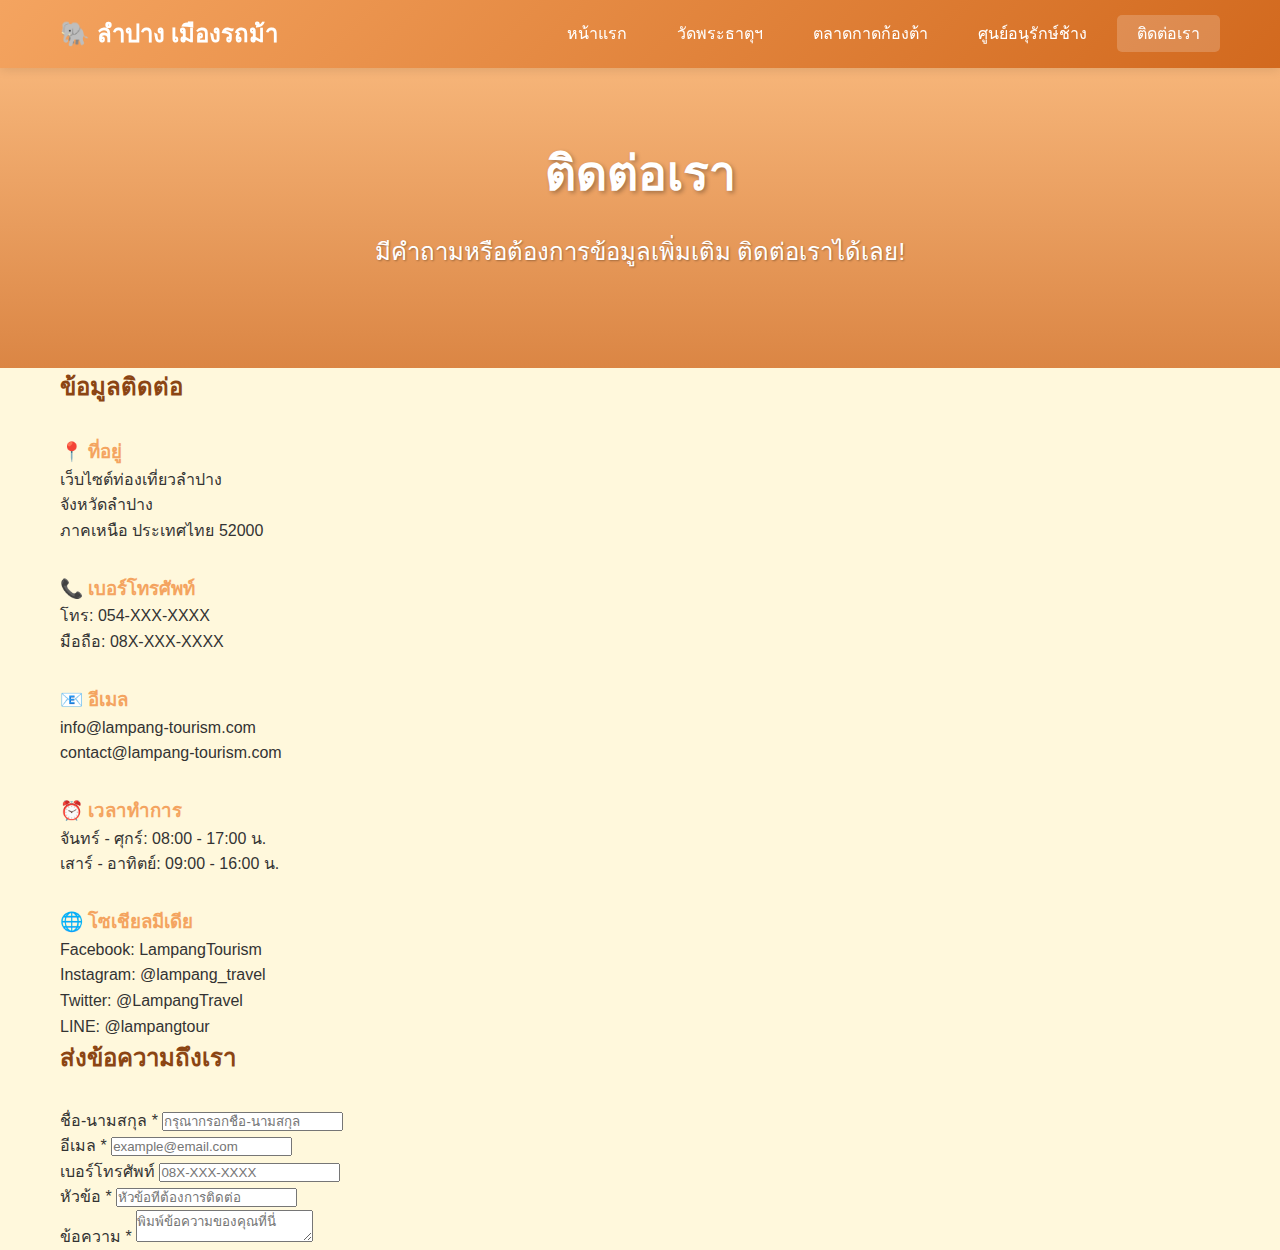
<file: contact.html>
<!DOCTYPE html>
<html lang="th">
<head>
  <meta charset="UTF-8">
  <meta name="viewport" content="width=device-width, initial-scale=1.0">
  <title>ติดต่อเรา - ท่องเที่ยวลำปาง</title>
  <link rel="stylesheet" href="styles.css">
</head>

<body>
  <!-- Header และ Navigation -->
  <header>
    <div class="container">
      <div class="logo">
        <h1>🐘 ลำปาง เมืองรถม้า</h1>
      </div>
      <nav>
        <ul>
          <li><a href="index.html">หน้าแรก</a></li>
          <li><a href="wat-phra-that.html">วัดพระธาตุฯ</a></li>
          <li><a href="kad-kong-ta.html">ตลาดกาดก้องต้า</a></li>
          <li><a href="elephant-center.html">ศูนย์อนุรักษ์ช้าง</a></li>
          <li><a href="contact.html" class="active">ติดต่อเรา</a></li>
        </ul>
      </nav>
    </div>
  </header>

  <!-- Hero Section -->
  <section class="hero" style="height:300px; background-image: linear-gradient(rgba(244,164,96,0.8), rgba(210,105,30,0.8)), url('https://images.unsplash.com/photo-1423666639041-f56000c27a9a?w=1600&h=400&fit=crop');">
    <div class="hero-content">
      <h2>ติดต่อเรา</h2>
      <p>มีคำถามหรือต้องการข้อมูลเพิ่มเติม ติดต่อเราได้เลย!</p>
    </div>
  </section>

  <!-- Contact Section -->
  <section class="contact-section">
    <div class="container">
      <div class="contact-container">

        <!-- ข้อมูลติดต่อ -->
        <div class="contact-info">
          <h2 style="color:#8B4513; margin-bottom:30px;">ข้อมูลติดต่อ</h2>

          <div style="margin-bottom:30px;">
            <h3 style="color:#F4A460;">📍 ที่อยู่</h3>
            <p>
              เว็บไซต์ท่องเที่ยวลำปาง<br>
              จังหวัดลำปาง<br>
              ภาคเหนือ ประเทศไทย 52000
            </p>
          </div>

          <div style="margin-bottom:30px;">
            <h3 style="color:#F4A460;">📞 เบอร์โทรศัพท์</h3>
            <p>
              โทร: 054-XXX-XXXX<br>
              มือถือ: 08X-XXX-XXXX
            </p>
          </div>

          <div style="margin-bottom:30px;">
            <h3 style="color:#F4A460;">📧 อีเมล</h3>
            <p>
              info@lampang-tourism.com<br>
              contact@lampang-tourism.com
            </p>
          </div>

          <div style="margin-bottom:30px;">
            <h3 style="color:#F4A460;">⏰ เวลาทำการ</h3>
            <p>
              จันทร์ - ศุกร์: 08:00 - 17:00 น.<br>
              เสาร์ - อาทิตย์: 09:00 - 16:00 น.
            </p>
          </div>

          <div>
            <h3 style="color:#F4A460;">🌐 โซเชียลมีเดีย</h3>
            <p>
              Facebook: LampangTourism<br>
              Instagram: @lampang_travel<br>
              Twitter: @LampangTravel<br>
              LINE: @lampangtour
            </p>
          </div>
        </div>

        <!-- ฟอร์มติดต่อ -->
        <div class="contact-form">
          <h2 style="color:#8B4513; margin-bottom:30px;">ส่งข้อความถึงเรา</h2>

          <form>
            <div class="form-group">
              <label for="name">ชื่อ-นามสกุล *</label>
              <input type="text" id="name" name="name" required placeholder="กรุณากรอกชื่อ-นามสกุล">
            </div>

            <div class="form-group">
              <label for="email">อีเมล *</label>
              <input type="email" id="email" name="email" required placeholder="example@email.com">
            </div>

            <div class="form-group">
              <label for="phone">เบอร์โทรศัพท์</label>
              <input type="tel" id="phone" name="phone" placeholder="08X-XXX-XXXX">
            </div>

            <div class="form-group">
              <label for="subject">หัวข้อ *</label>
              <input type="text" id="subject" name="subject" required placeholder="หัวข้อที่ต้องการติดต่อ">
            </div>

            <div class="form-group">
              <label for="message">ข้อความ *</label>
              <textarea id="message" name="message" required placeholder="พิมพ์ข้อความของคุณที่นี่"></textarea>
            </div>

            <butto
</file>
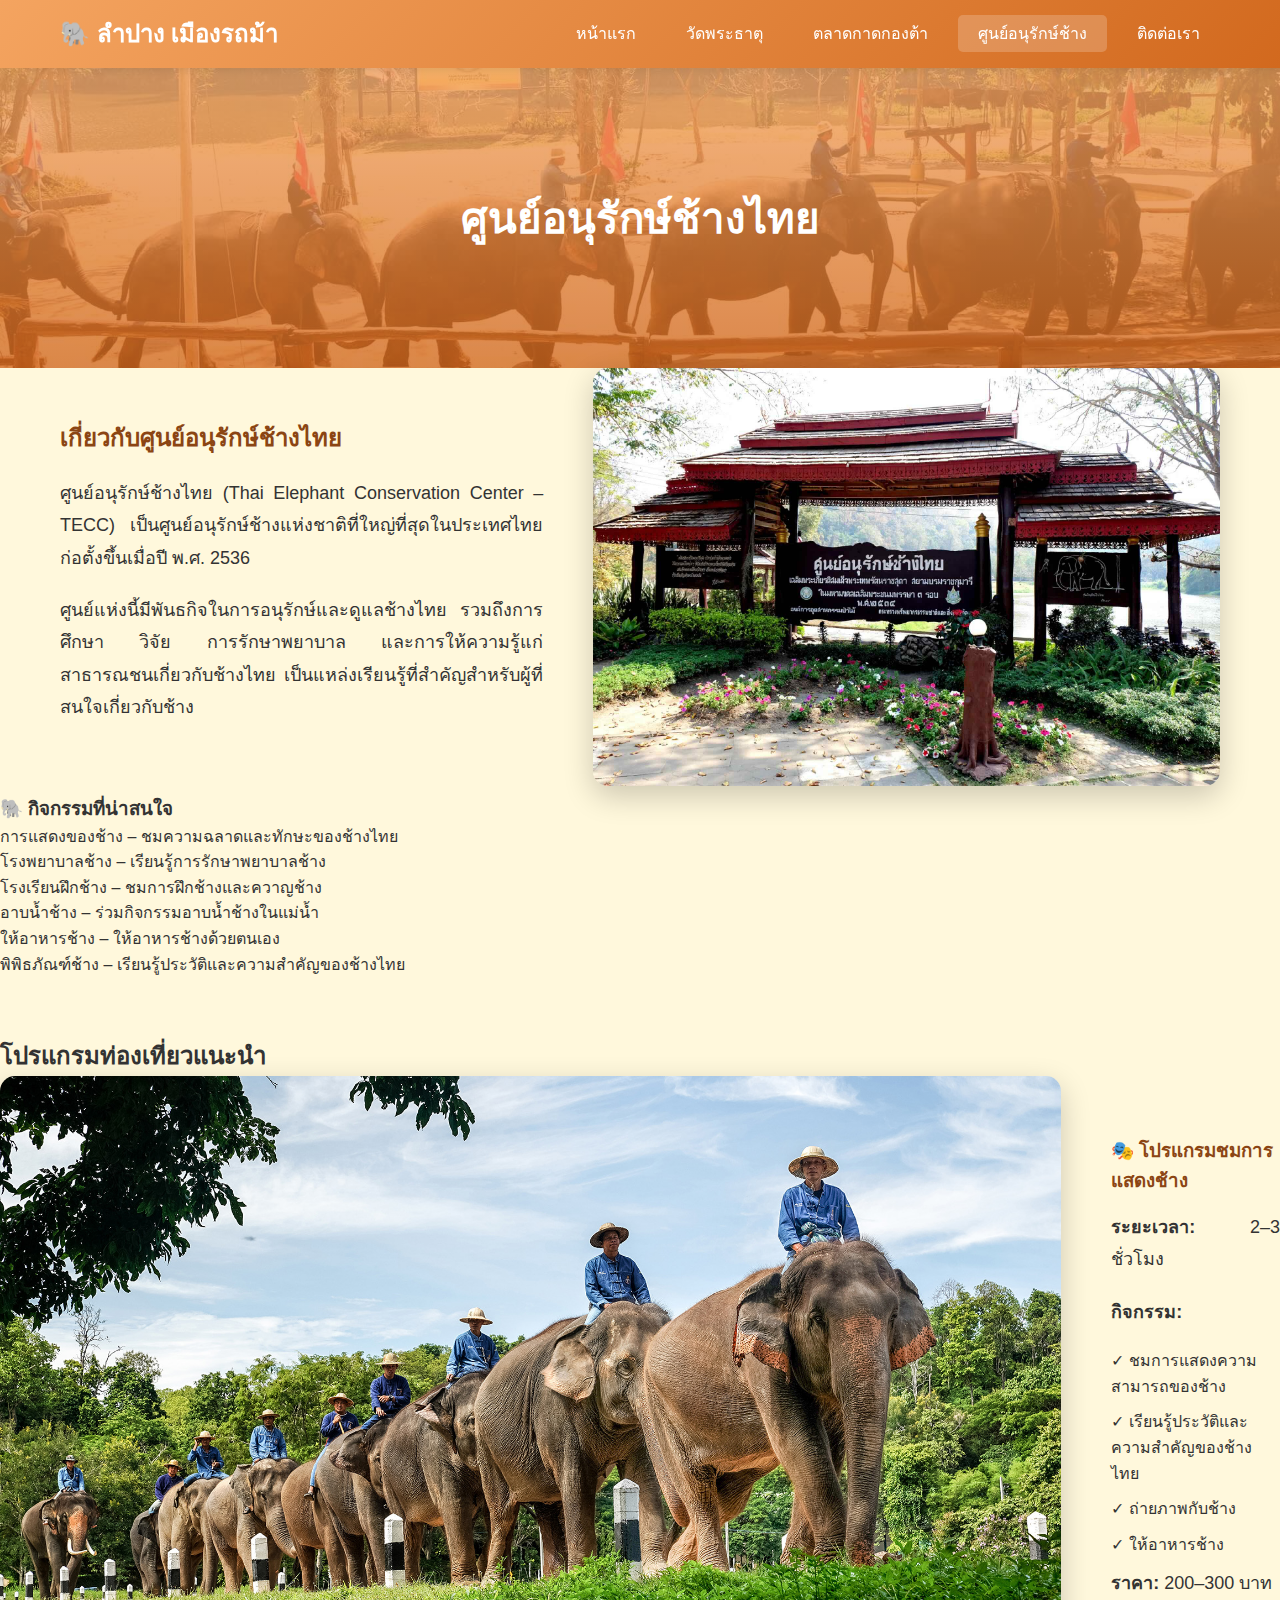
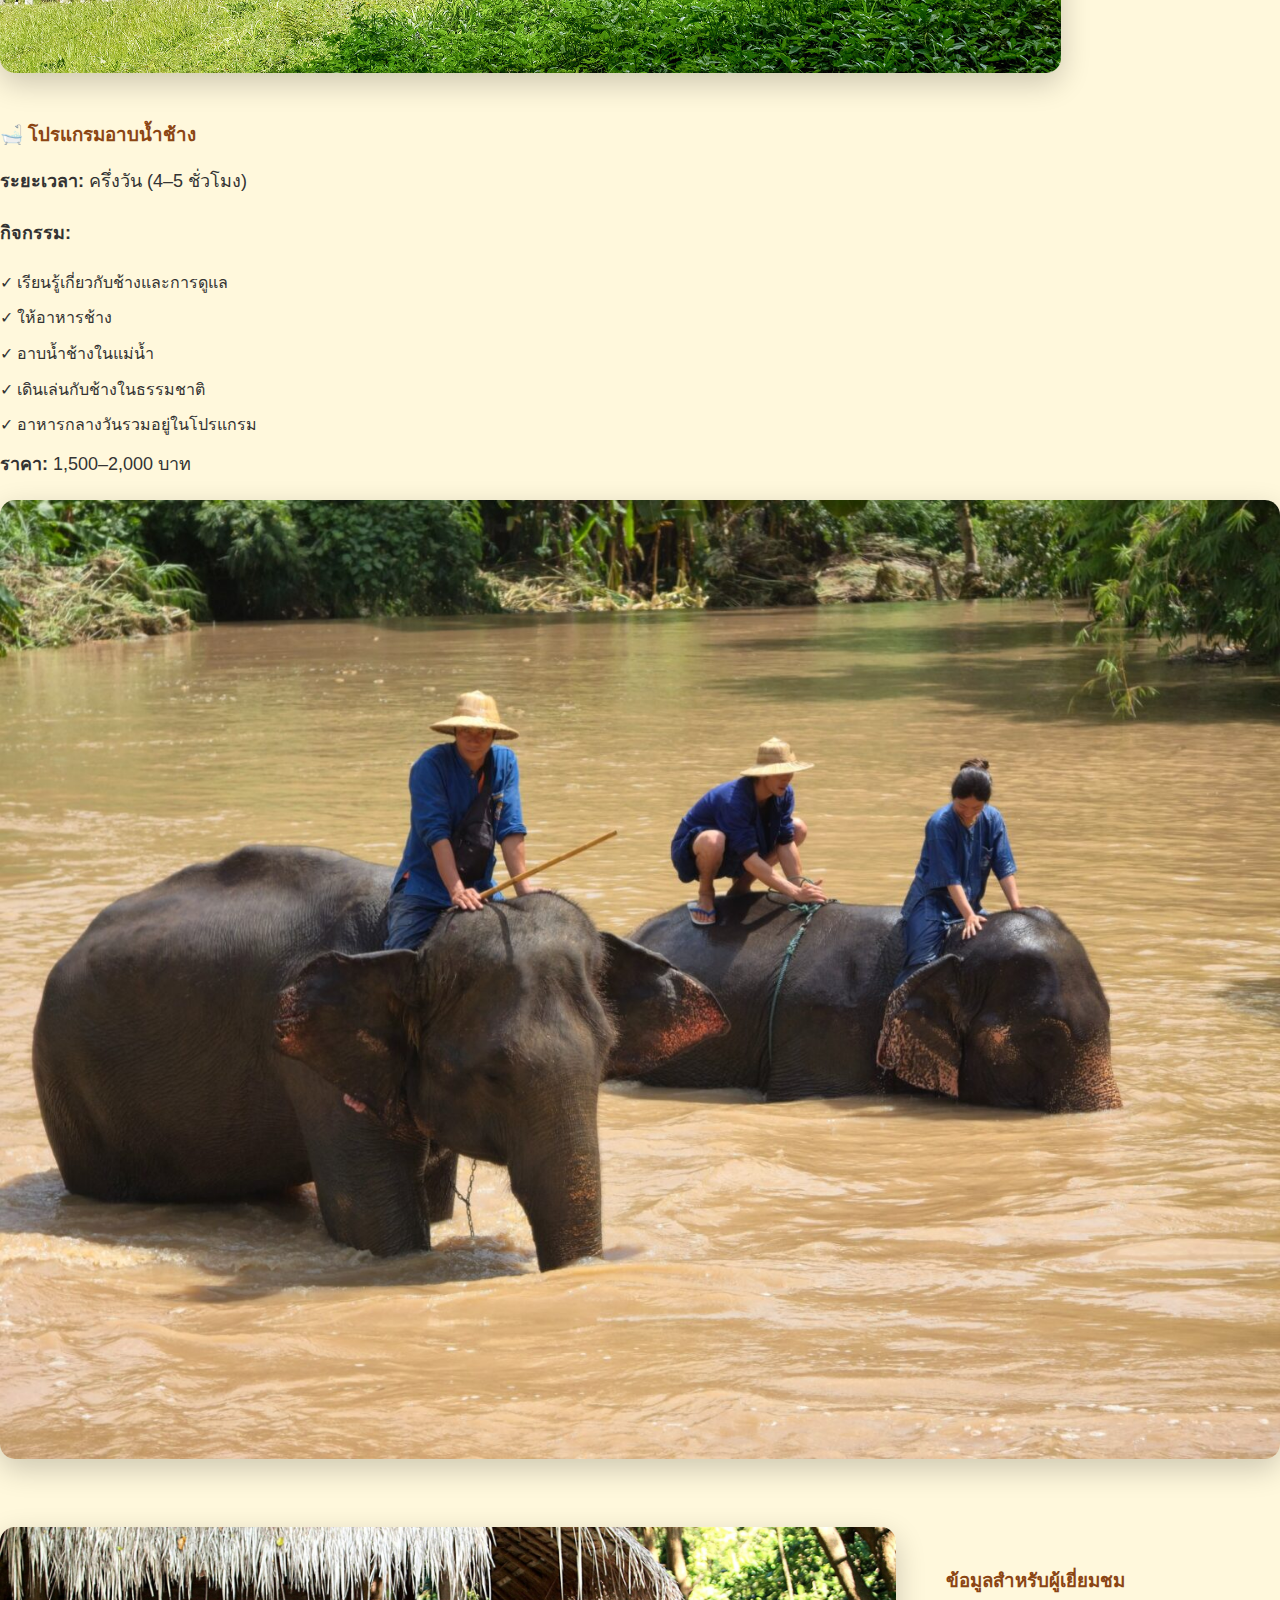
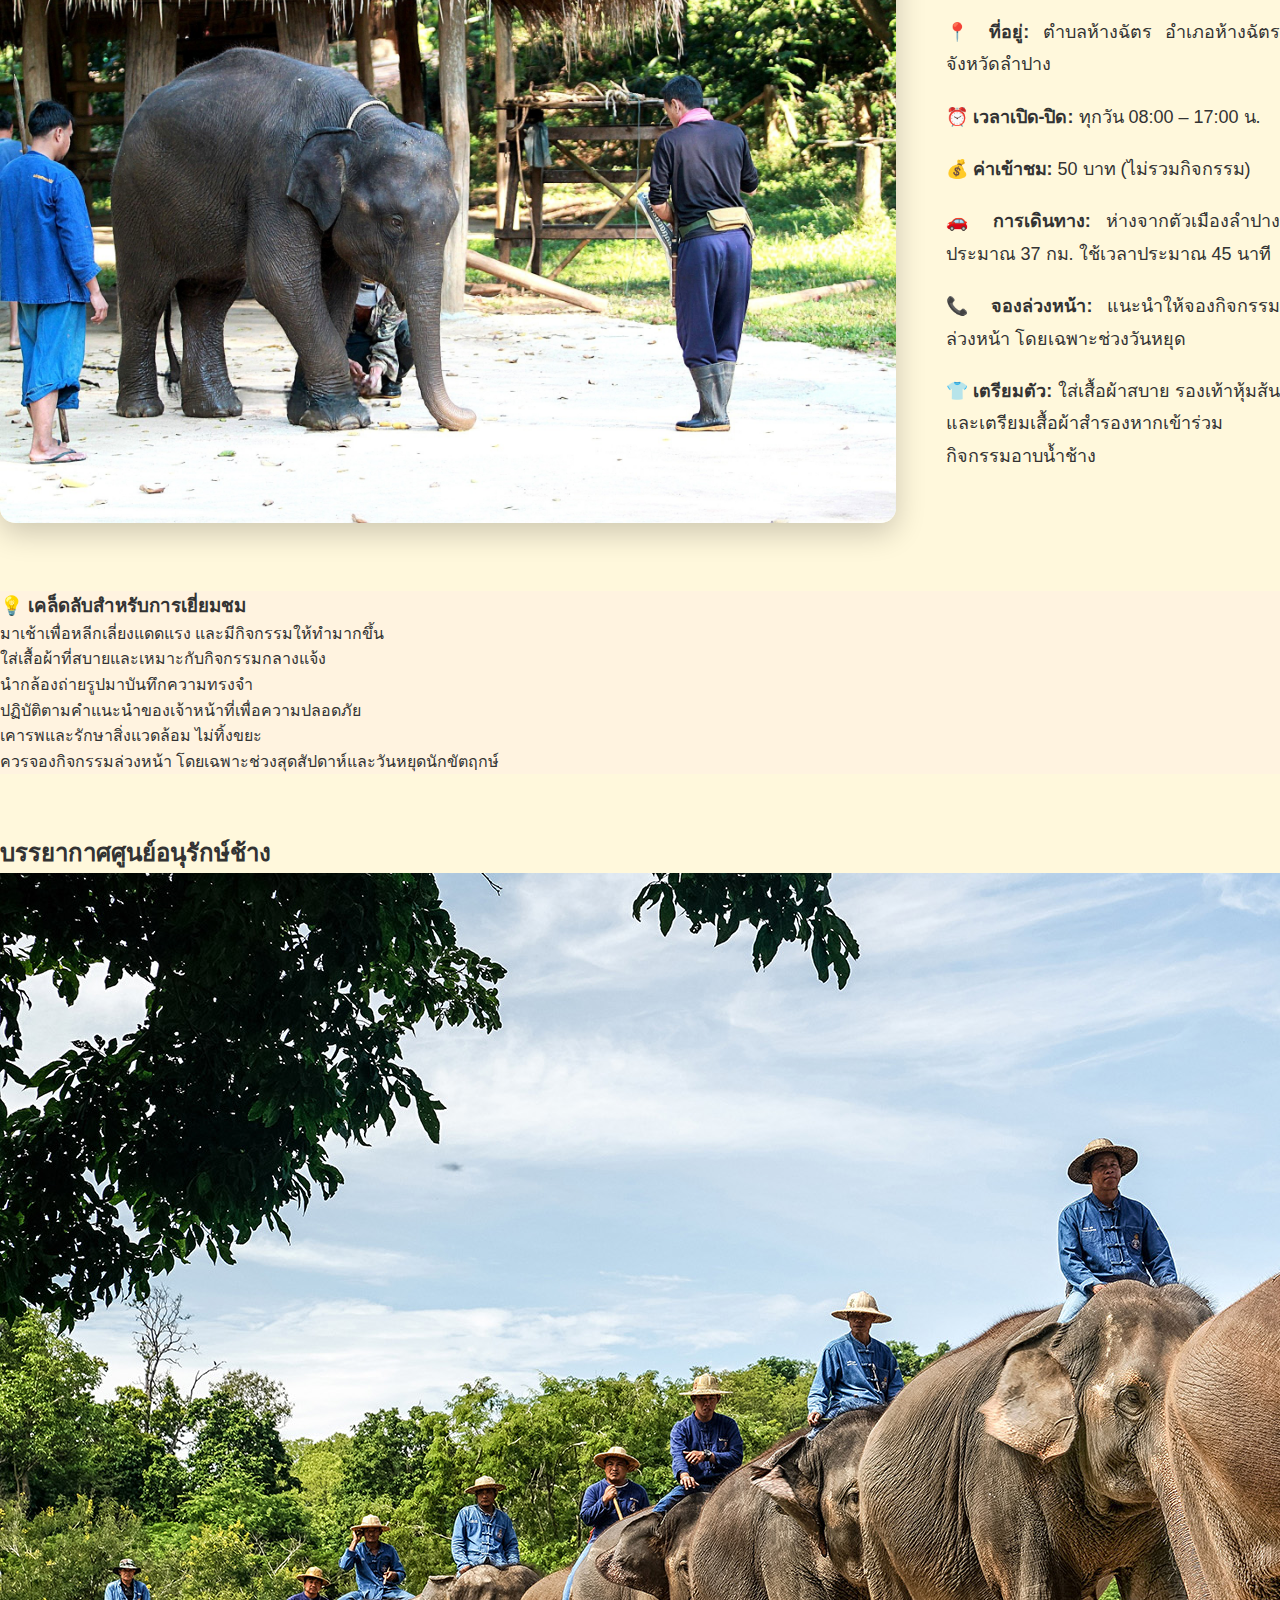
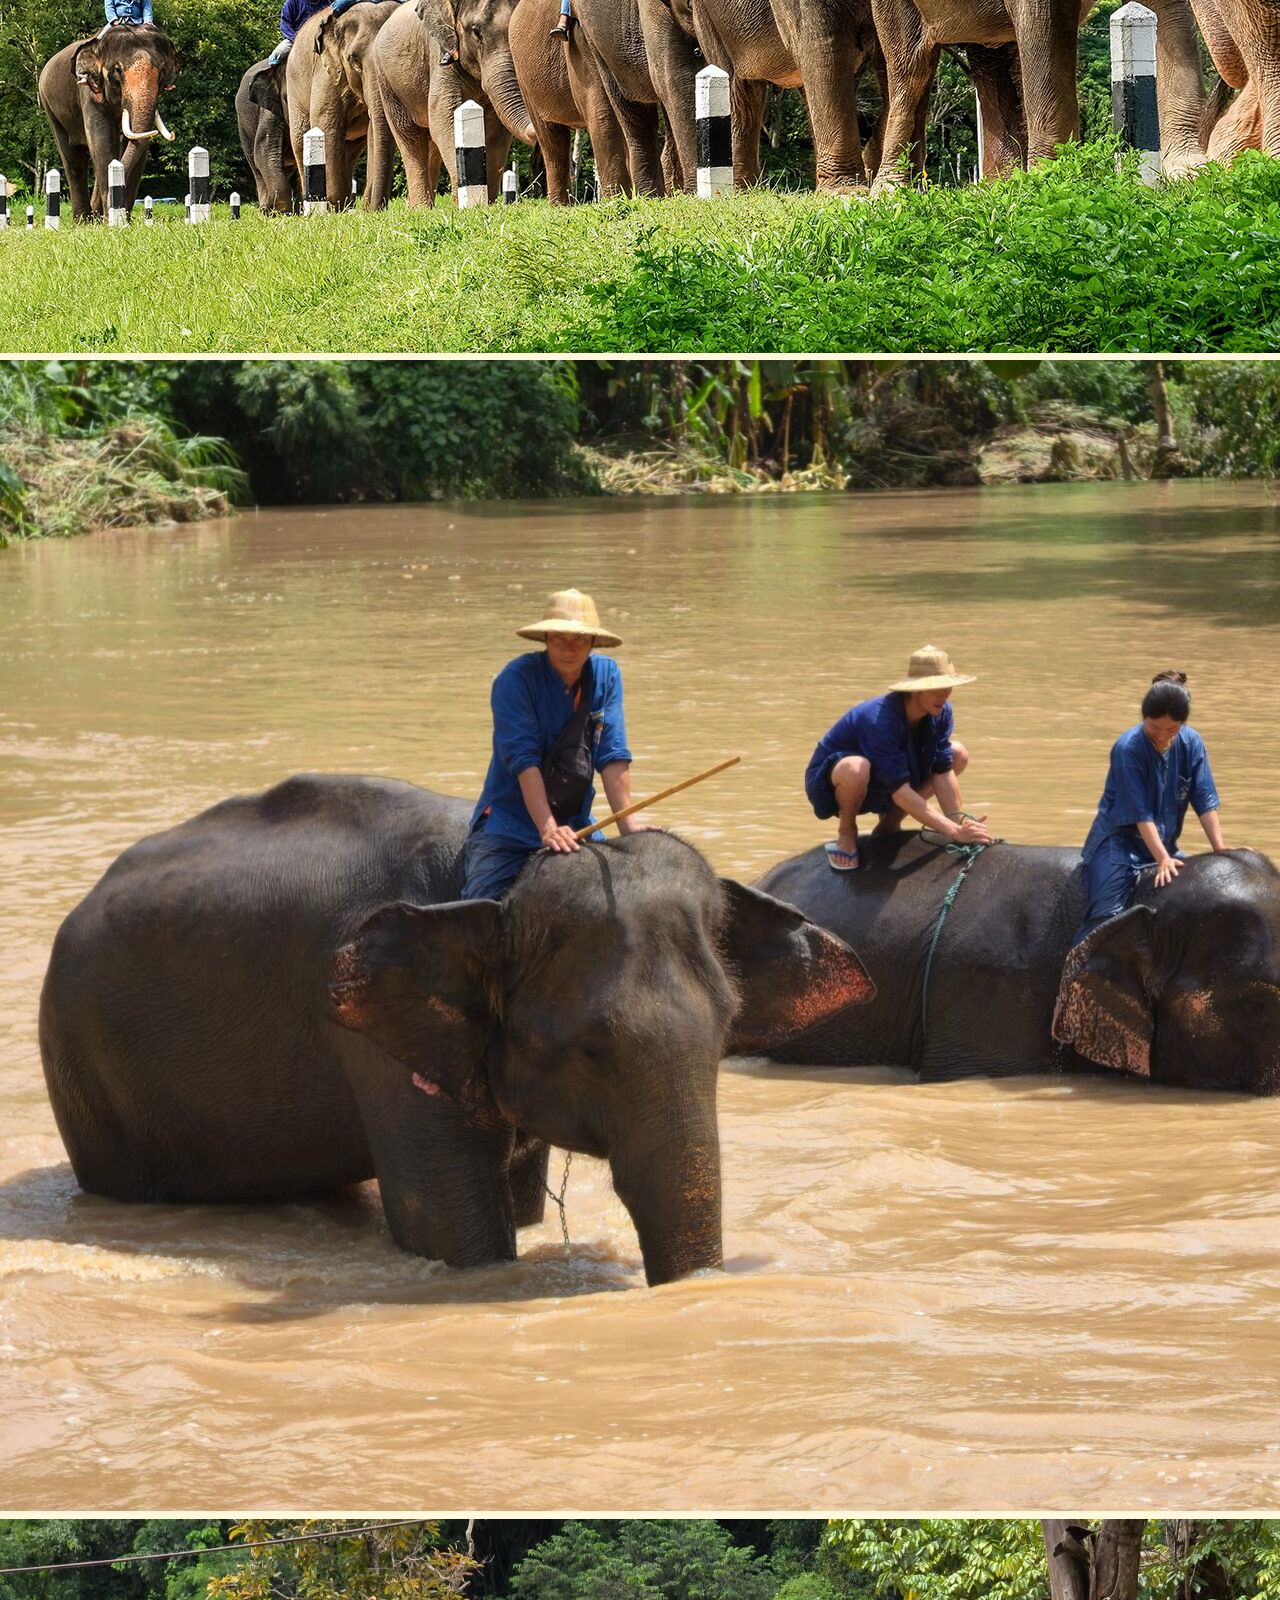
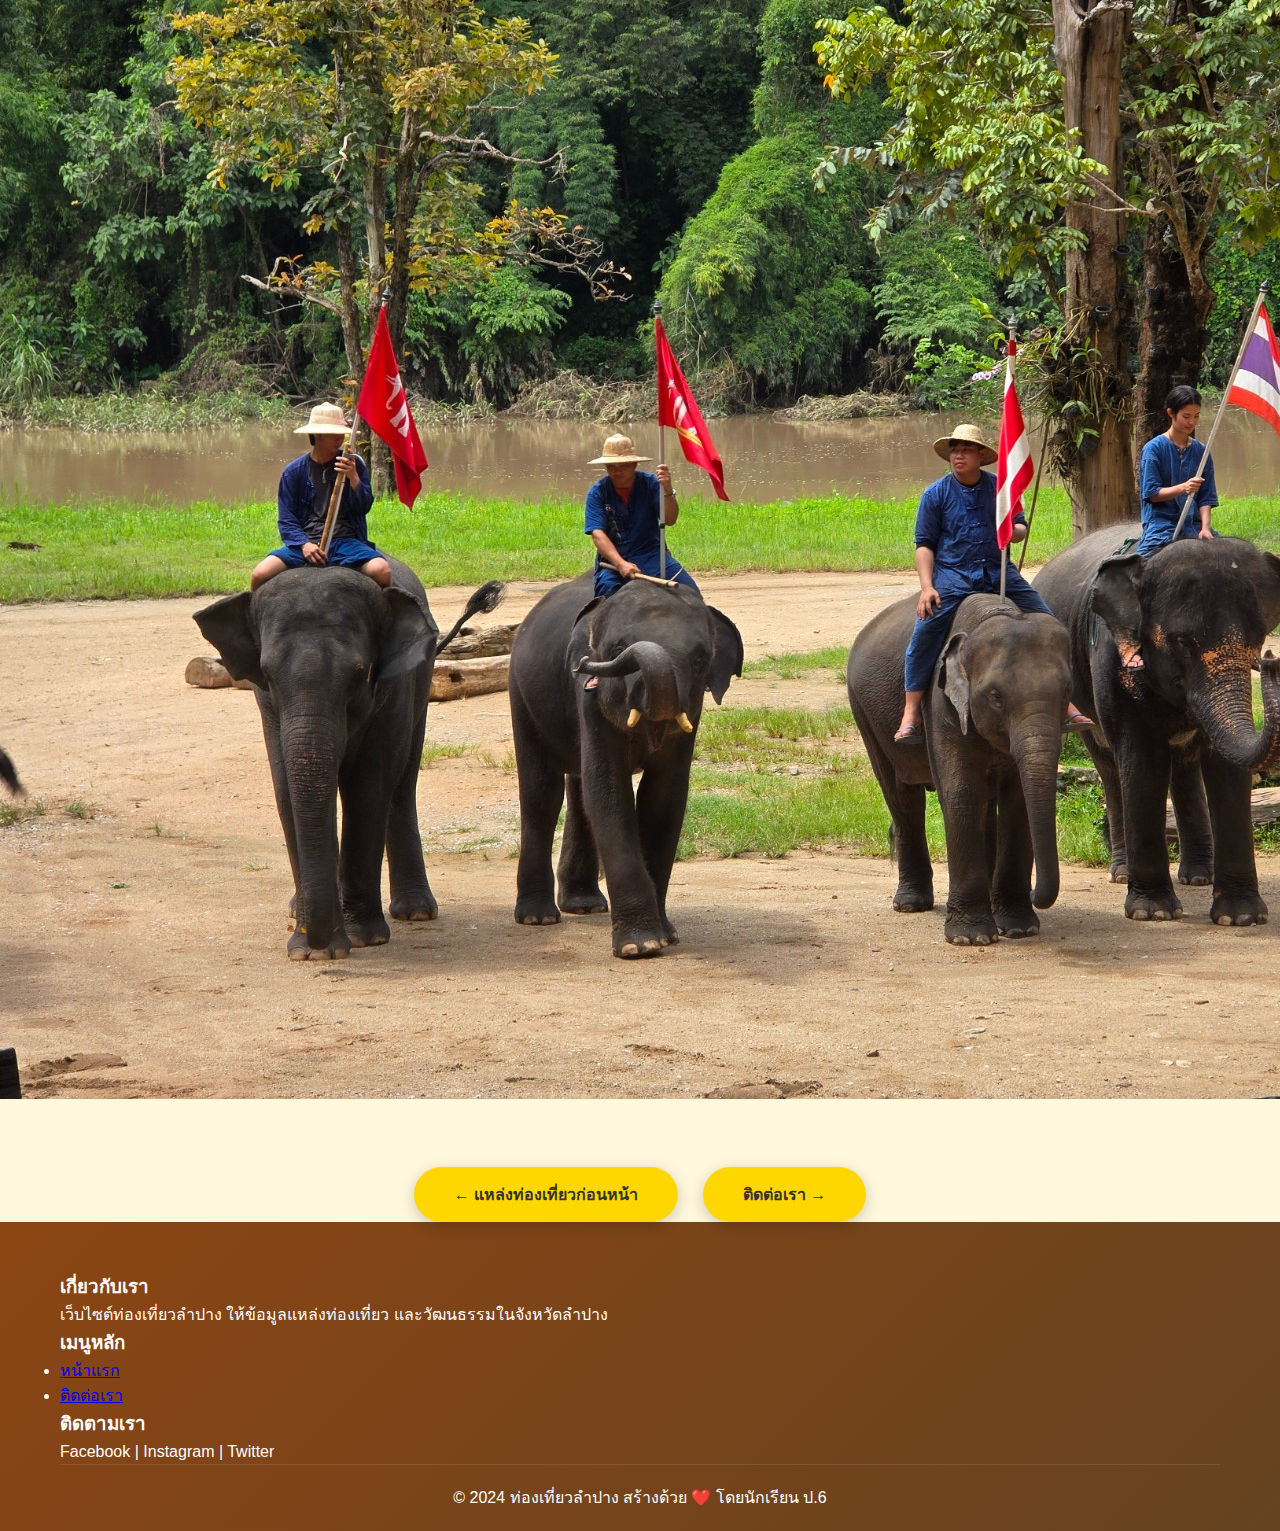
<file: elephant-center.html>
<!DOCTYPE html>
<html lang="th">
<head>
    <meta charset="UTF-8">
    <meta name="viewport" content="width=device-width, initial-scale=1.0">
    <title>ศูนย์อนุรักษ์ช้างไทย - ท่องเที่ยวลำปาง</title>
    <link rel="stylesheet" href="styles.css">
</head>
<body>
    <!-- Header และ Navigation -->
    <header>
        <div class="container">
            <div class="logo">
                <h1>🐘 ลำปาง เมืองรถม้า</h1>
            </div>
            <nav>
                <ul>
                    <li><a href="index.html">หน้าแรก</a></li>
                    <li><a href="wat-phra-that.html">วัดพระธาตุ</a></li>
                    <li><a href="kad-kong-ta.html">ตลาดกาดกองต้า</a></li>
                    <li><a href="elephant-center.html" class="active">ศูนย์อนุรักษ์ช้าง</a></li>
                    <li><a href="contact.html">ติดต่อเรา</a></li>
                </ul>
            </nav>
        </div>
    </header>

    <!-- Detail Hero Section -->
    <section class="detail-hero" style="background-image: linear-gradient(rgba(244, 164, 96, 0.8), rgba(210, 105, 30, 0.8)), url('images/changthai0.jpeg');">
        <h2>ศูนย์อนุรักษ์ช้างไทย</h2>
    </section>

    <!-- Detail Content -->
    <section class="detail-content">
        <div class="container">
            <!-- เนื้อหาหลัก -->
            <div class="content-wrapper">
                <div class="content-text">
                    <h2 style="color: #8B4513; margin-bottom: 20px;">เกี่ยวกับศูนย์อนุรักษ์ช้างไทย</h2>

                    <p>
                        ศูนย์อนุรักษ์ช้างไทย (Thai Elephant Conservation Center – TECC) 
                        เป็นศูนย์อนุรักษ์ช้างแห่งชาติที่ใหญ่ที่สุดในประเทศไทย 
                        ก่อตั้งขึ้นเมื่อปี พ.ศ. 2536
                    </p>

                    <p>
                        ศูนย์แห่งนี้มีพันธกิจในการอนุรักษ์และดูแลช้างไทย 
                        รวมถึงการศึกษา วิจัย การรักษาพยาบาล 
                        และการให้ความรู้แก่สาธารณชนเกี่ยวกับช้างไทย 
                        เป็นแหล่งเรียนรู้ที่สำคัญสำหรับผู้ที่สนใจเกี่ยวกับช้าง
                    </p>
                </div>

                <div class="content-image">
                    <img src="images/changthai01.jpeg" alt="ศูนย์อนุรักษ์ช้างไทย">
                </div>
            </div>
        </div>
    </section>
<!-- ไฮไลท์ของสถานที่ -->
<div class="info-box">
    <h3>🐘 กิจกรรมที่น่าสนใจ</h3>
    <ul>
        <li>การแสดงของช้าง – ชมความฉลาดและทักษะของช้างไทย</li>
        <li>โรงพยาบาลช้าง – เรียนรู้การรักษาพยาบาลช้าง</li>
        <li>โรงเรียนฝึกช้าง – ชมการฝึกช้างและควาญช้าง</li>
        <li>อาบน้ำช้าง – ร่วมกิจกรรมอาบน้ำช้างในแม่น้ำ</li>
        <li>ให้อาหารช้าง – ให้อาหารช้างด้วยตนเอง</li>
        <li>พิพิธภัณฑ์ช้าง – เรียนรู้ประวัติและความสำคัญของช้างไทย</li>
    </ul>
</div>

<!-- กิจกรรมแนะนำ -->
<div style="margin-top: 60px;">
    <h2 class="section-title">โปรแกรมท่องเที่ยวแนะนำ</h2>

    <div class="content-wrapper" style="margin-bottom: 40px;">
        <div class="content-image">
            <img src="images/changthai1.jpg" alt="การแสดงช้าง">
        </div>

        <div class="content-text">
            <h3 style="color: #8B4513; margin-bottom: 15px;">🎭 โปรแกรมชมการแสดงช้าง</h3>
            <p><strong>ระยะเวลา:</strong> 2–3 ชั่วโมง</p>
            <p><strong>กิจกรรม:</strong></p>
            <ul style="list-style: none; padding-left: 0;">
                <li style="margin-bottom: 10px;">✓ ชมการแสดงความสามารถของช้าง</li>
                <li style="margin-bottom: 10px;">✓ เรียนรู้ประวัติและความสำคัญของช้างไทย</li>
                <li style="margin-bottom: 10px;">✓ ถ่ายภาพกับช้าง</li>
                <li style="margin-bottom: 10px;">✓ ให้อาหารช้าง</li>
            </ul>
            <p><strong>ราคา:</strong> 200–300 บาท</p>
        </div>
    </div>

    <div class="content-wrapper">
        <div class="content-text">
            <h3 style="color: #8B4513; margin-bottom: 15px;">🛁 โปรแกรมอาบน้ำช้าง</h3>
            <p><strong>ระยะเวลา:</strong> ครึ่งวัน (4–5 ชั่วโมง)</p>
            <p><strong>กิจกรรม:</strong></p>
            <ul style="list-style: none; padding-left: 0;">
                <li style="margin-bottom: 10px;">✓ เรียนรู้เกี่ยวกับช้างและการดูแล</li>
                <li style="margin-bottom: 10px;">✓ ให้อาหารช้าง</li>
                <li style="margin-bottom: 10px;">✓ อาบน้ำช้างในแม่น้ำ</li>
                <li style="margin-bottom: 10px;">✓ เดินเล่นกับช้างในธรรมชาติ</li>
                <li style="margin-bottom: 10px;">✓ อาหารกลางวันรวมอยู่ในโปรแกรม</li>
            </ul>
            <p><strong>ราคา:</strong> 1,500–2,000 บาท</p>
        </div>
    </div>
</div>
<div class="content-image">
    <img src="images/changthai2.jpg" alt="อาบน้ำช้าง">
</div>
</div>
</div>

<!-- ข้อมูลสำหรับผู้เยี่ยมชม -->
<div class="content-wrapper" style="margin-top: 60px;">
    <div class="content-image">
        <img src="images/changthai6.jpg" alt="ช้างน้อย">
    </div>
    <div class="content-text">
        <h3 style="color: #8B4513; margin-bottom: 20px;">ข้อมูลสำหรับผู้เยี่ยมชม</h3>

        <p><strong>📍 ที่อยู่:</strong> ตำบลห้างฉัตร อำเภอห้างฉัตร จังหวัดลำปาง</p>
        <p><strong>⏰ เวลาเปิด-ปิด:</strong> ทุกวัน 08:00 – 17:00 น.</p>
        <p><strong>💰 ค่าเข้าชม:</strong> 50 บาท (ไม่รวมกิจกรรม)</p>
        <p><strong>🚗 การเดินทาง:</strong> ห่างจากตัวเมืองลำปางประมาณ 37 กม. ใช้เวลาประมาณ 45 นาที</p>
        <p><strong>📞 จองล่วงหน้า:</strong> แนะนำให้จองกิจกรรมล่วงหน้า โดยเฉพาะช่วงวันหยุด</p>
        <p><strong>👕 เตรียมตัว:</strong> ใส่เสื้อผ้าสบาย รองเท้าหุ้มส้น และเตรียมเสื้อผ้าสำรองหากเข้าร่วมกิจกรรมอาบน้ำช้าง</p>
    </div>
</div>

<!-- เคล็ดลับการเยี่ยมชม -->
<div class="info-box" style="margin-top: 60px; background-color: #FFF3E0; border-left-color: #FF9800;">
    <h3>💡 เคล็ดลับสำหรับการเยี่ยมชม</h3>
    <ul>
        <li>มาเช้าเพื่อหลีกเลี่ยงแดดแรง และมีกิจกรรมให้ทำมากขึ้น</li>
        <li>ใส่เสื้อผ้าที่สบายและเหมาะกับกิจกรรมกลางแจ้ง</li>
        <li>นำกล้องถ่ายรูปมาบันทึกความทรงจำ</li>
        <li>ปฏิบัติตามคำแนะนำของเจ้าหน้าที่เพื่อความปลอดภัย</li>
        <li>เคารพและรักษาสิ่งแวดล้อม ไม่ทิ้งขยะ</li>
        <li>ควรจองกิจกรรมล่วงหน้า โดยเฉพาะช่วงสุดสัปดาห์และวันหยุดนักขัตฤกษ์</li>
    </ul>
</div>

<!-- แกลเลอรี่รูปภาพ -->
<div style="margin-top: 60px;">
    <h2 class="section-title">บรรยากาศศูนย์อนุรักษ์ช้าง</h2>
    <div class="gallery">
        <img src="images/changthai1.jpg" alt="ช้าง 1">
        <img src="images/changthai2.jpg" alt="ช้าง 2">
        <img src="images/changthai3.jpg" alt="ช้าง 3">
    </div>
</div>

<!-- ปุ่มนำทาง -->
<div style="margin-top: 60px; text-align: center;">
    <a href="kad-kong-ta.html" class="btn" style="margin-right: 20px;">
        ← แหล่งท่องเที่ยวก่อนหน้า
    </a>
    <a href="contact.html" class="btn">
        ติดต่อเรา →
    </a>
</div>
</div>
</section>

<!-- Footer -->
<footer>
    <div class="container">
        <div class="footer-content">
            <div class="footer-section">
                <h3>เกี่ยวกับเรา</h3>
                <p>
                    เว็บไซต์ท่องเที่ยวลำปาง ให้ข้อมูลแหล่งท่องเที่ยว
                    และวัฒนธรรมในจังหวัดลำปาง
                </p>
            </div>

            <div class="footer-section">
                <h3>เมนูหลัก</h3>
                <ul>
                    <li><a href="index.html">หน้าแรก</a></li>
                    <li><a href="contact.html">ติดต่อเรา</a></li>
                </ul>
            </div>

            <div class="footer-section">
                <h3>ติดตามเรา</h3>
                <p>Facebook | Instagram | Twitter</p>
            </div>
        </div>

        <div class="footer-bottom">
            <p>&copy; 2024 ท่องเที่ยวลำปาง สร้างด้วย ❤️ โดยนักเรียน ป.6</p>
        </div>
    </div>
</footer>
</body>
</html>
</file>
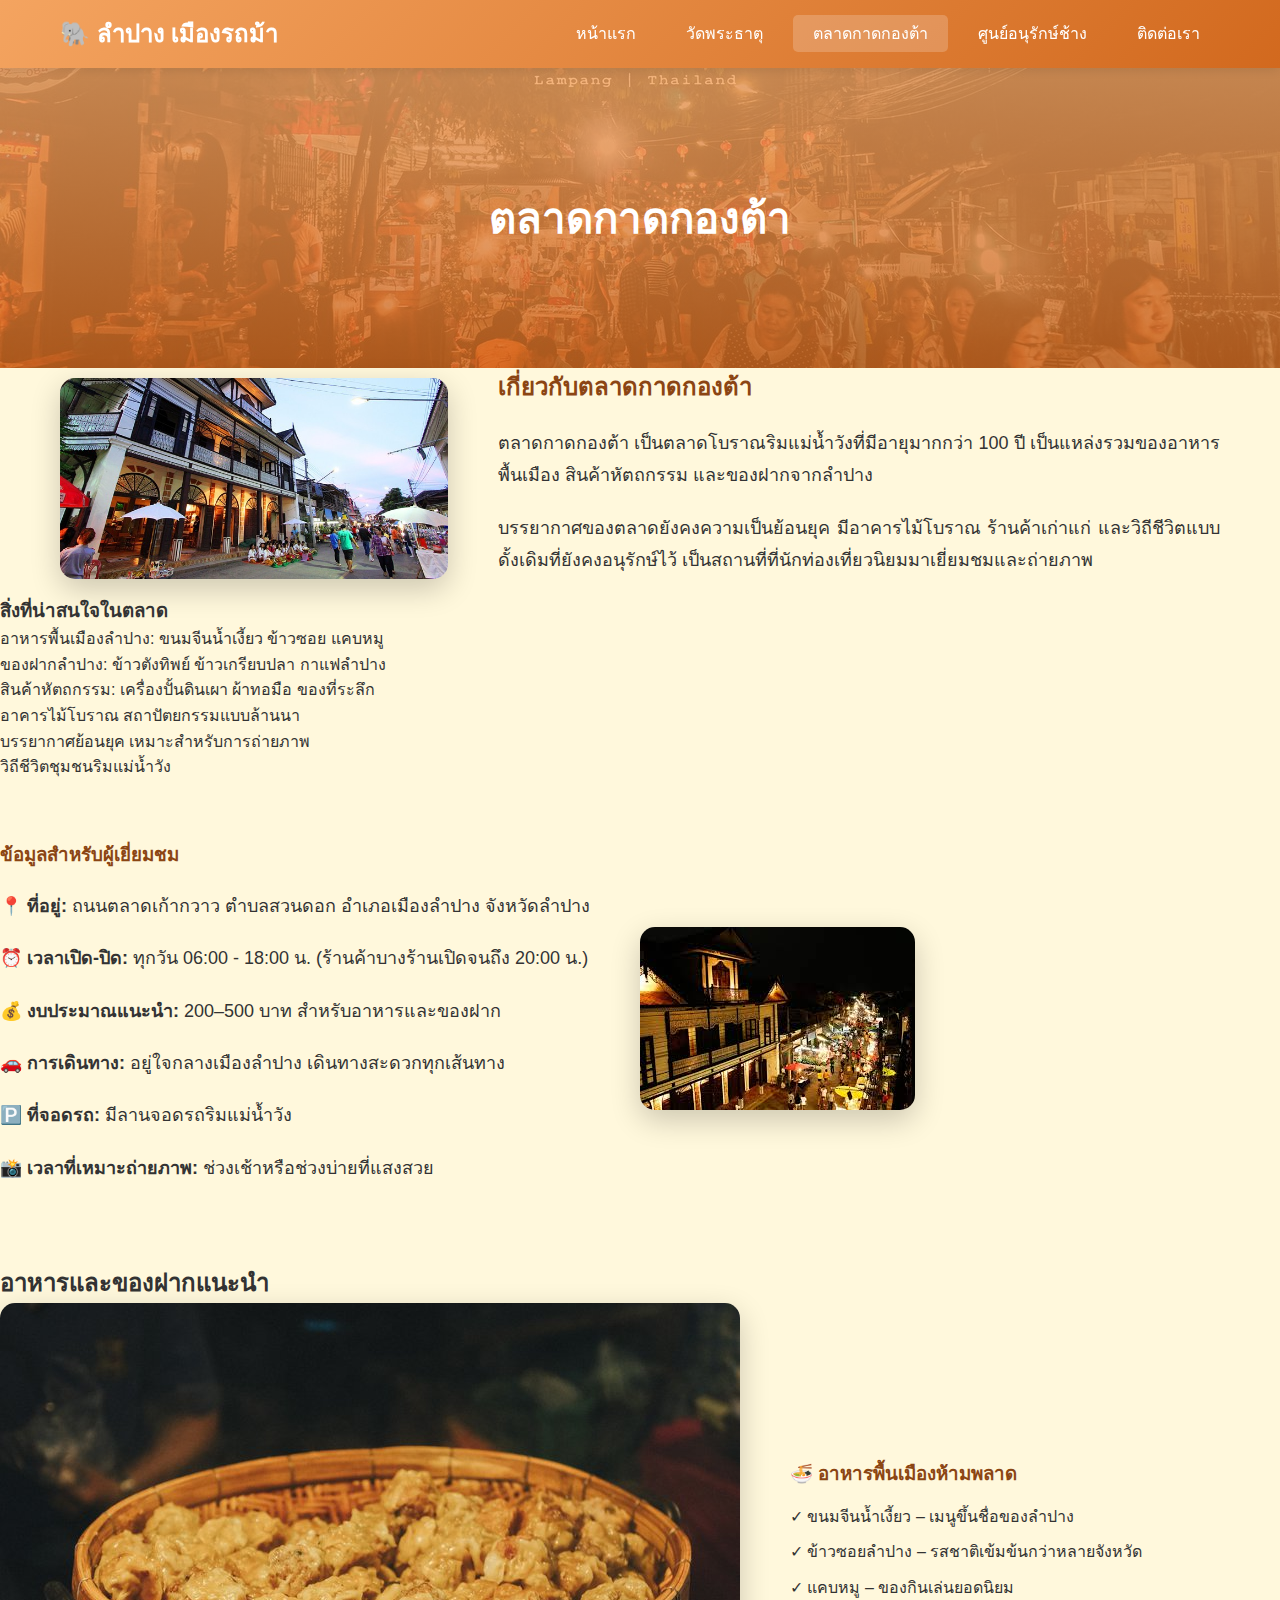
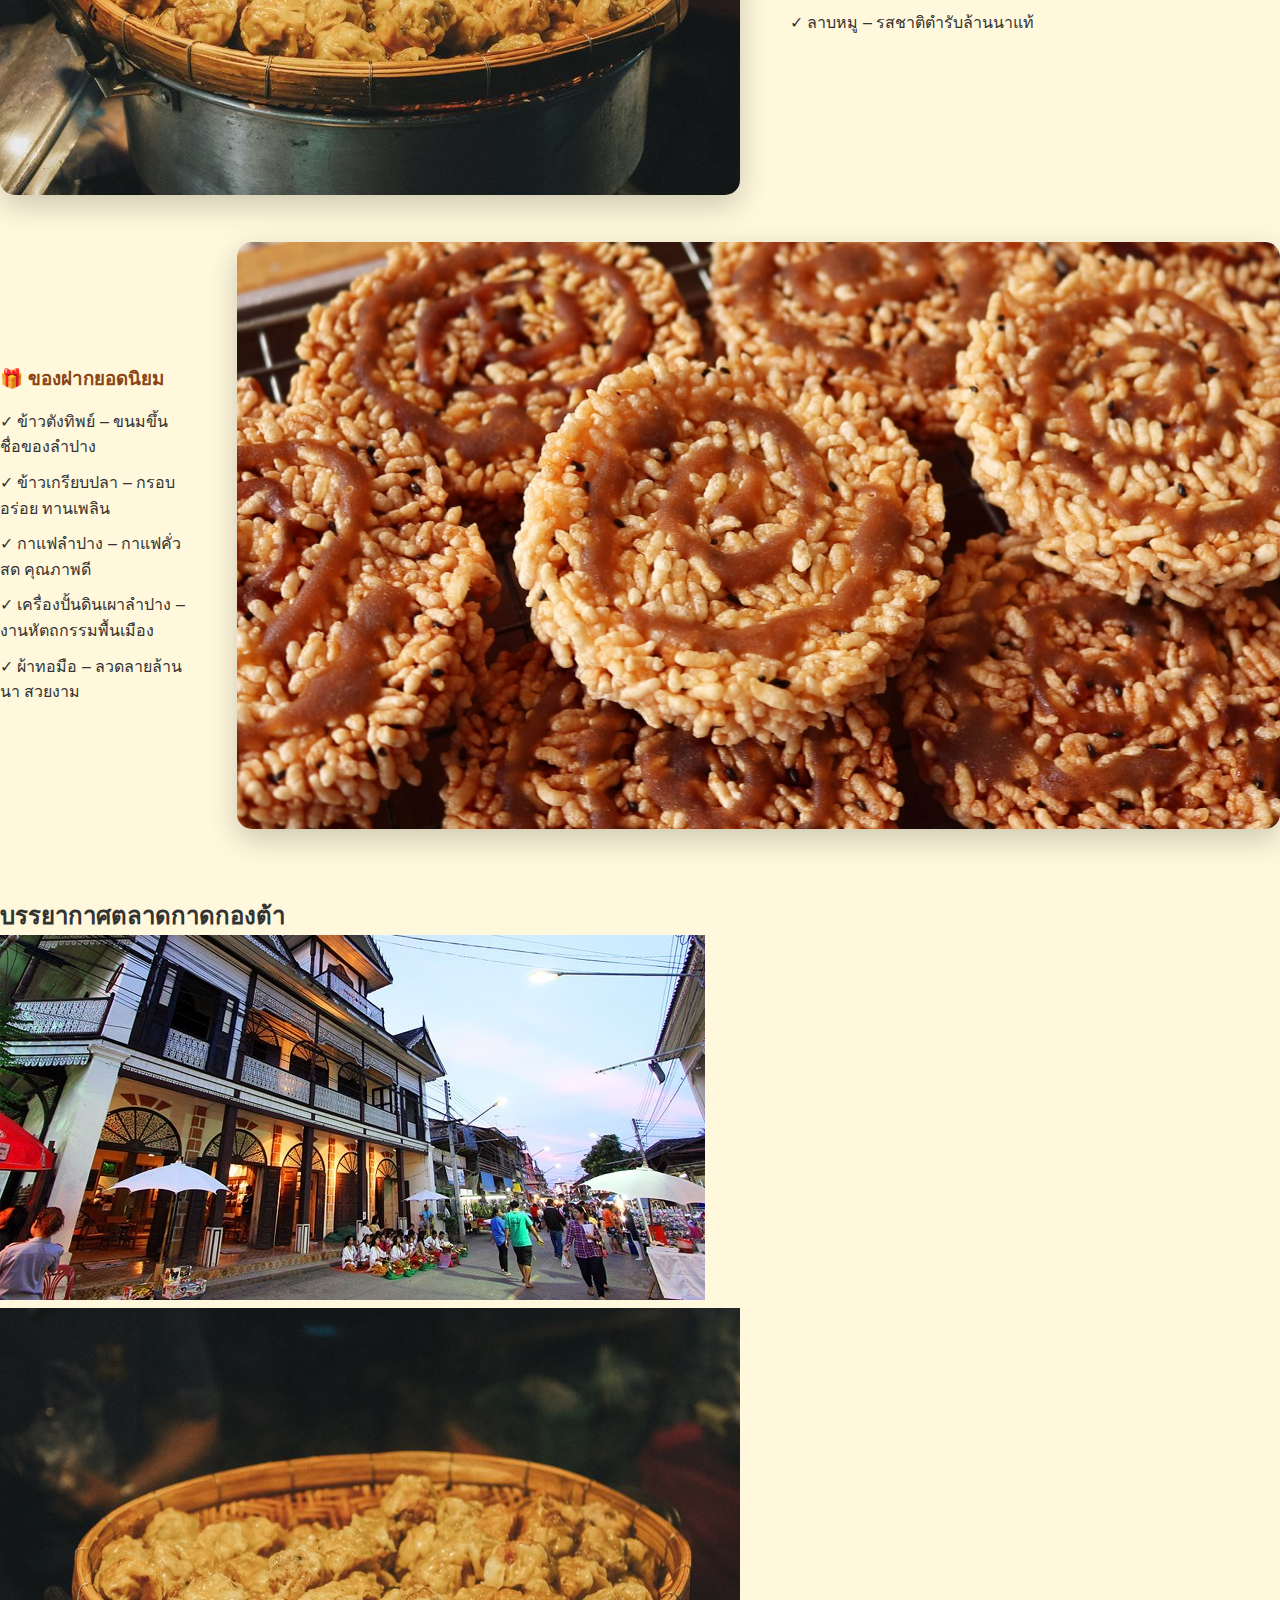
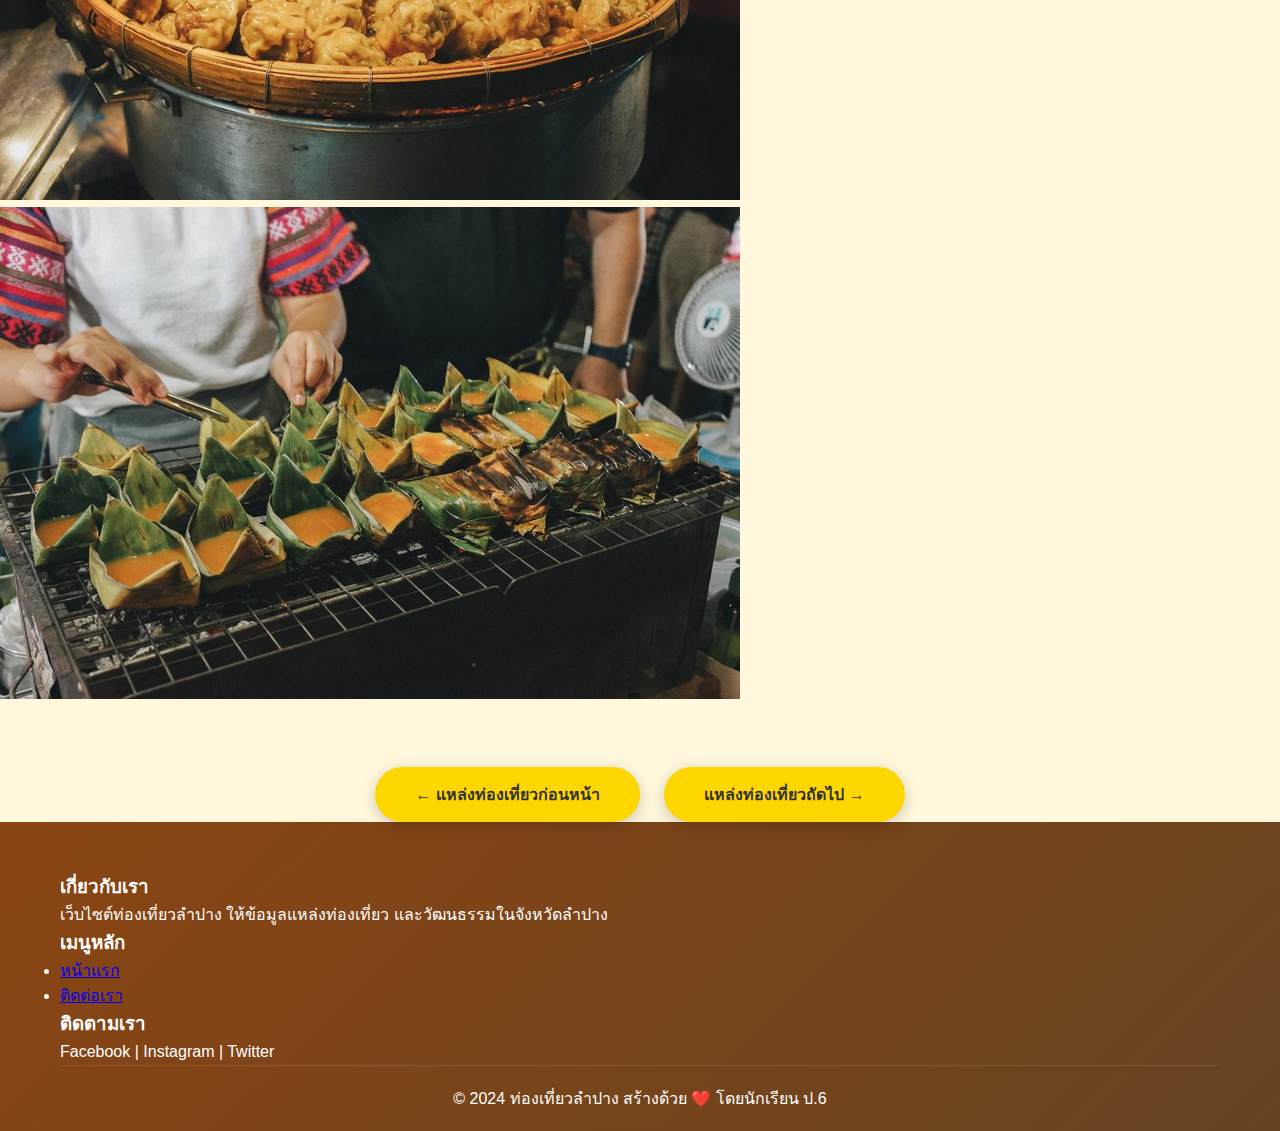
<file: kad-kong-ta.html>
<!DOCTYPE html>
<html lang="th">
<head>
    <meta charset="UTF-8">
    <meta name="viewport" content="width=device-width, initial-scale=1.0">
    <title>ตลาดกาดกองต้า - ท่องเที่ยวลำปาง</title>
    <link rel="stylesheet" href="styles.css">
</head>
<body>
    <!-- Header และ Navigation -->
    <header>
        <div class="container">
            <div class="logo">
                <h1>🐘 ลำปาง เมืองรถม้า</h1>
            </div>
            <nav>
                <ul>
                    <li><a href="index.html">หน้าแรก</a></li>
                    <li><a href="wat-phra-that.html">วัดพระธาตุ</a></li>
                    <li><a href="kad-kong-ta.html" class="active">ตลาดกาดกองต้า</a></li>
                    <li><a href="elephant-center.html">ศูนย์อนุรักษ์ช้าง</a></li>
                    <li><a href="contact.html">ติดต่อเรา</a></li>
                </ul>
            </nav>
        </div>
    </header>
<!-- Detail Hero Section -->
<section class="detail-hero" style="background-image: linear-gradient(rgba(244, 164, 96, 0.8), rgba(210, 105, 30, 0.8)), url('images/coverkongtamarket.jpg');">
    <h2>ตลาดกาดกองต้า</h2>
</section>

<!-- Detail Content -->
<section class="detail-content">
    <div class="container">
        <!-- เนื้อหาหลักแบบสลับข้าง -->
        <div class="content-wrapper">
            <div class="content-image">
                <img src="images/kongtamarket1.jpg" alt="ตลาดกาดกองต้า">
            </div>
            <div class="content-text">
                <h2 style="color: #8B4513; margin-bottom: 20px;">เกี่ยวกับตลาดกาดกองต้า</h2>

                <p>
                    ตลาดกาดกองต้า เป็นตลาดโบราณริมแม่น้ำวังที่มีอายุมากกว่า 100 ปี 
                    เป็นแหล่งรวมของอาหารพื้นเมือง สินค้าหัตถกรรม และของฝากจากลำปาง
                </p>

                <p>
                    บรรยากาศของตลาดยังคงความเป็นย้อนยุค มีอาคารไม้โบราณ ร้านค้าเก่าแก่ 
                    และวิถีชีวิตแบบดั้งเดิมที่ยังคงอนุรักษ์ไว้ 
                    เป็นสถานที่ที่นักท่องเที่ยวนิยมมาเยี่ยมชมและถ่ายภาพ
                </p>
            </div>
        </div>
    </div>
</section>
<!-- ไฮไลท์ของสถานที่ -->
<div class="info-box">
    <h3>สิ่งที่น่าสนใจในตลาด</h3>
    <ul>
        <li>อาหารพื้นเมืองลำปาง: ขนมจีนน้ำเงี้ยว ข้าวซอย แคบหมู</li>
        <li>ของฝากลำปาง: ข้าวตังทิพย์ ข้าวเกรียบปลา กาแฟลำปาง</li>
        <li>สินค้าหัตถกรรม: เครื่องปั้นดินเผา ผ้าทอมือ ของที่ระลึก</li>
        <li>อาคารไม้โบราณ สถาปัตยกรรมแบบล้านนา</li>
        <li>บรรยากาศย้อนยุค เหมาะสำหรับการถ่ายภาพ</li>
        <li>วิถีชีวิตชุมชนริมแม่น้ำวัง</li>
    </ul>
</div>

<!-- ข้อมูลสำหรับผู้เยี่ยมชม -->
<div class="content-wrapper" style="margin-top: 60px;">
    <div class="content-text">
        <h3 style="color: #8B4513; margin-bottom: 20px;">ข้อมูลสำหรับผู้เยี่ยมชม</h3>

        <p><strong>📍 ที่อยู่:</strong> ถนนตลาดเก้ากวาว ตำบลสวนดอก อำเภอเมืองลำปาง จังหวัดลำปาง</p>
        <p><strong>⏰ เวลาเปิด-ปิด:</strong> ทุกวัน 06:00 - 18:00 น. (ร้านค้าบางร้านเปิดจนถึง 20:00 น.)</p>
        <p><strong>💰 งบประมาณแนะนำ:</strong> 200–500 บาท สำหรับอาหารและของฝาก</p>
        <p><strong>🚗 การเดินทาง:</strong> อยู่ใจกลางเมืองลำปาง เดินทางสะดวกทุกเส้นทาง</p>
        <p><strong>🅿️ ที่จอดรถ:</strong> มีลานจอดรถริมแม่น้ำวัง</p>
        <p><strong>📸 เวลาที่เหมาะถ่ายภาพ:</strong> ช่วงเช้าหรือช่วงบ่ายที่แสงสวย</p>
    </div>

    <div class="content-image">
        <img src="images/kongtamarket3.jpg" alt="บรรยากาศตลาด">
    </div>
</div>

<!-- เมนูแนะนำ -->
<div style="margin-top: 60px;">
    <h2 class="section-title">อาหารและของฝากแนะนำ</h2>

    <div class="content-wrapper" style="margin-bottom: 40px;">
        <div class="content-image">
            <img src="images/kongtamarket6.jpg" alt="อาหารพื้นเมืองลำปาง">
        </div>

        <div class="content-text">
            <h3 style="color: #8B4513; margin-bottom: 15px;">🍜 อาหารพื้นเมืองห้ามพลาด</h3>
            <ul style="list-style: none; padding-left: 0;">
                <li style="margin-bottom: 10px;">✓ ขนมจีนน้ำเงี้ยว – เมนูขึ้นชื่อของลำปาง</li>
                <li style="margin-bottom: 10px;">✓ ข้าวซอยลำปาง – รสชาติเข้มข้นกว่าหลายจังหวัด</li>
                <li style="margin-bottom: 10px;">✓ แคบหมู – ของกินเล่นยอดนิยม</li>
                <li style="margin-bottom: 10px;">✓ ลาบหมู – รสชาติตำรับล้านนาแท้</li>
</ul>
        </div>
    </div>

    <div class="content-wrapper">
        <div class="content-text">
            <h3 style="color: #8B4513; margin-bottom: 15px;">🎁 ของฝากยอดนิยม</h3>
            <ul style="list-style: none; padding-left: 0;">
                <li style="margin-bottom: 10px;">✓ ข้าวตังทิพย์ – ขนมขึ้นชื่อของลำปาง</li>
                <li style="margin-bottom: 10px;">✓ ข้าวเกรียบปลา – กรอบอร่อย ทานเพลิน</li>
                <li style="margin-bottom: 10px;">✓ กาแฟลำปาง – กาแฟคั่วสด คุณภาพดี</li>
                <li style="margin-bottom: 10px;">✓ เครื่องปั้นดินเผาลำปาง – งานหัตถกรรมพื้นเมือง</li>
                <li style="margin-bottom: 10px;">✓ ผ้าทอมือ – ลวดลายล้านนา สวยงาม</li>
            </ul>
        </div>

        <div class="content-image">
            <img src="images/kong0.jpg" alt="ของฝากลำปาง">
        </div>
    </div>
</div>

<!-- แกลเลอรี่รูปภาพ -->
<div style="margin-top: 60px;">
    <h2 class="section-title">บรรยากาศตลาดกาดกองต้า</h2>
    <div class="gallery">
        <img src="images/kongtamarket1.jpg" alt="ตลาดกาดกองต้า">
        <img src="images/kongtamarket6.jpg" alt="อาหารพื้นเมือง">
        <img src="images/kongtamarket7.jpg" alt="บรรยากาศตลาด">
    </div>
</div>

<!-- ปุ่มนำทาง -->
<div style="margin-top: 60px; text-align: center;">
    <a href="wat-phra-that.html" class="btn" style="margin-right: 20px;">
        ← แหล่งท่องเที่ยวก่อนหน้า
    </a>
    <a href="elephant-center.html" class="btn">
        แหล่งท่องเที่ยวถัดไป →
    </a>
</div>
</div>
</section>

<!-- Footer -->
<footer>
    <div class="container">
        <div class="footer-content">
            <div class="footer-section">
                <h3>เกี่ยวกับเรา</h3>
                <p>
                    เว็บไซต์ท่องเที่ยวลำปาง ให้ข้อมูลแหล่งท่องเที่ยว
                    และวัฒนธรรมในจังหวัดลำปาง
                </p>
            </div>
<div class="footer-section">
    <h3>เมนูหลัก</h3>
    <ul>
        <li><a href="index.html">หน้าแรก</a></li>
        <li><a href="contact.html">ติดต่อเรา</a></li>
    </ul>
</div>

<div class="footer-section">
    <h3>ติดตามเรา</h3>
    <p>Facebook | Instagram | Twitter</p>
</div>
</div>

<div class="footer-bottom">
    <p>&copy; 2024 ท่องเที่ยวลำปาง สร้างด้วย ❤️ โดยนักเรียน ป.6</p>
</div>
</div>
</footer>
</body>
</html>
</file>
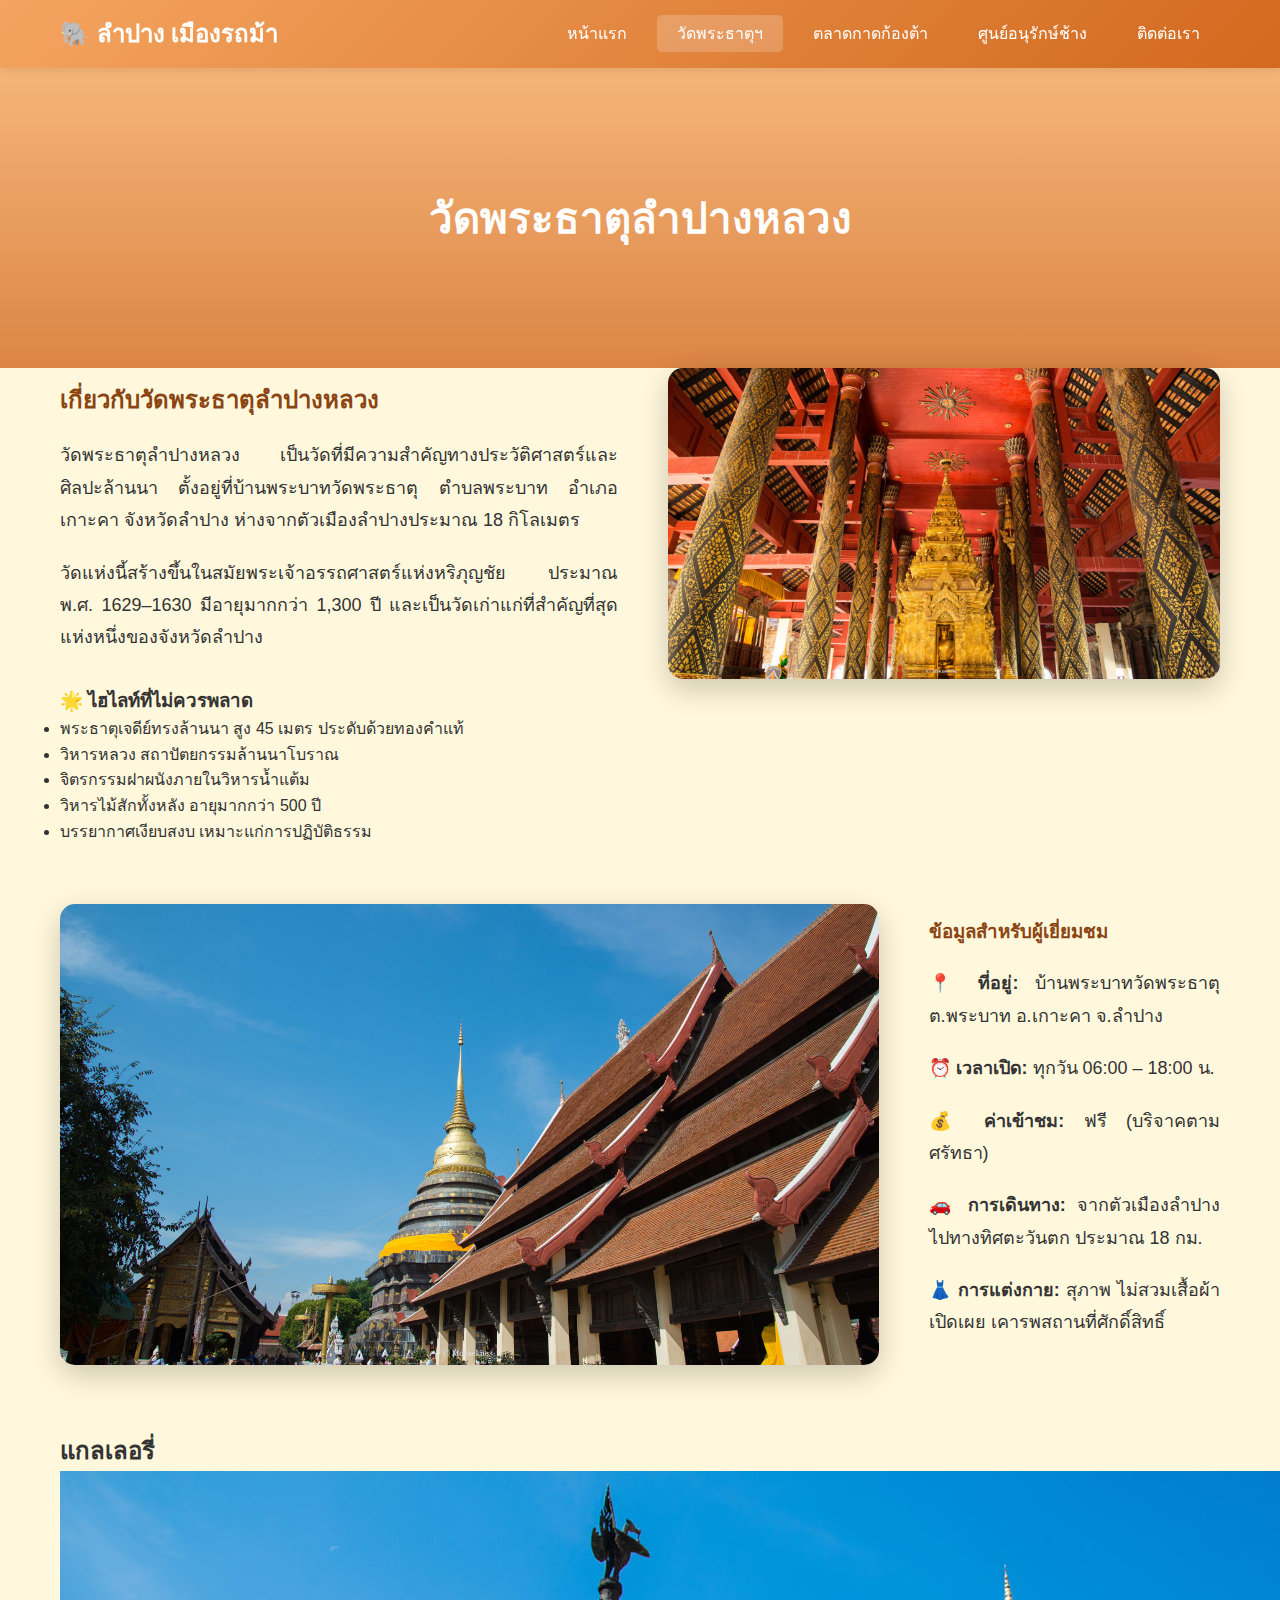
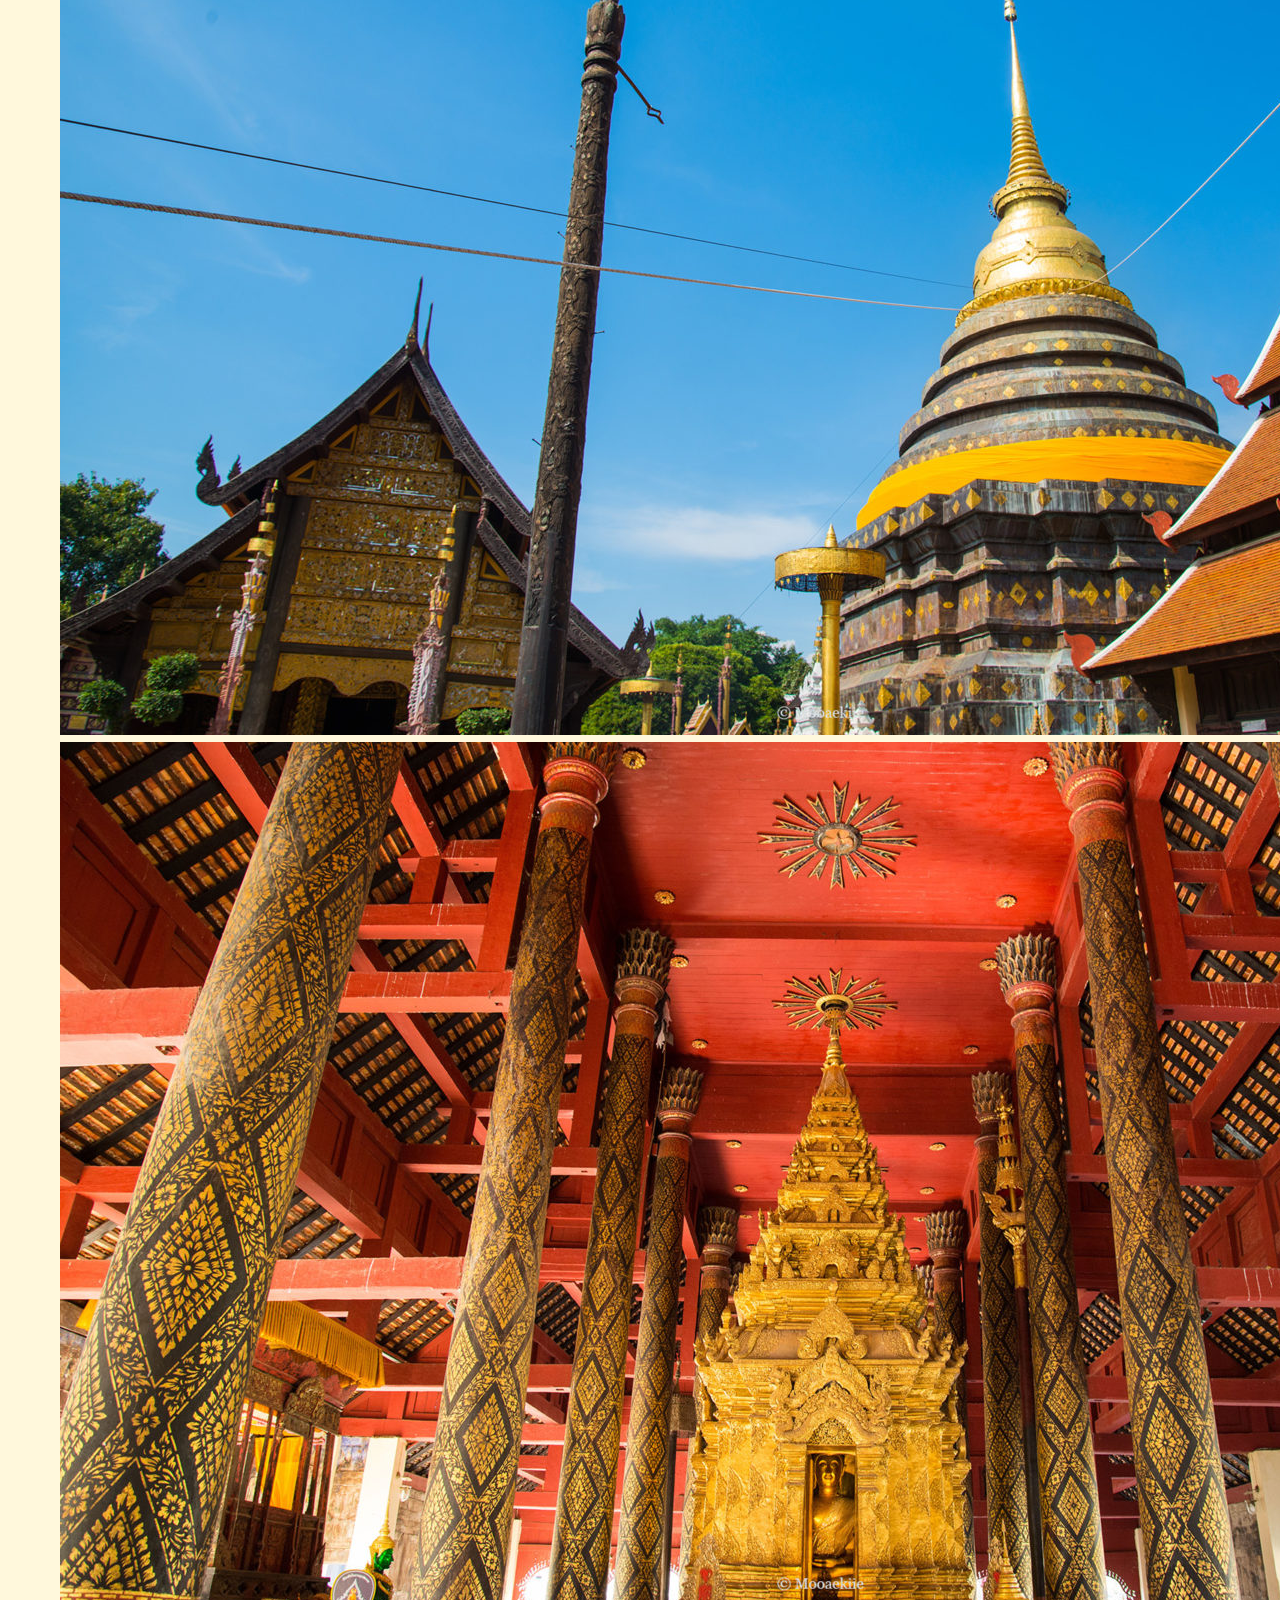
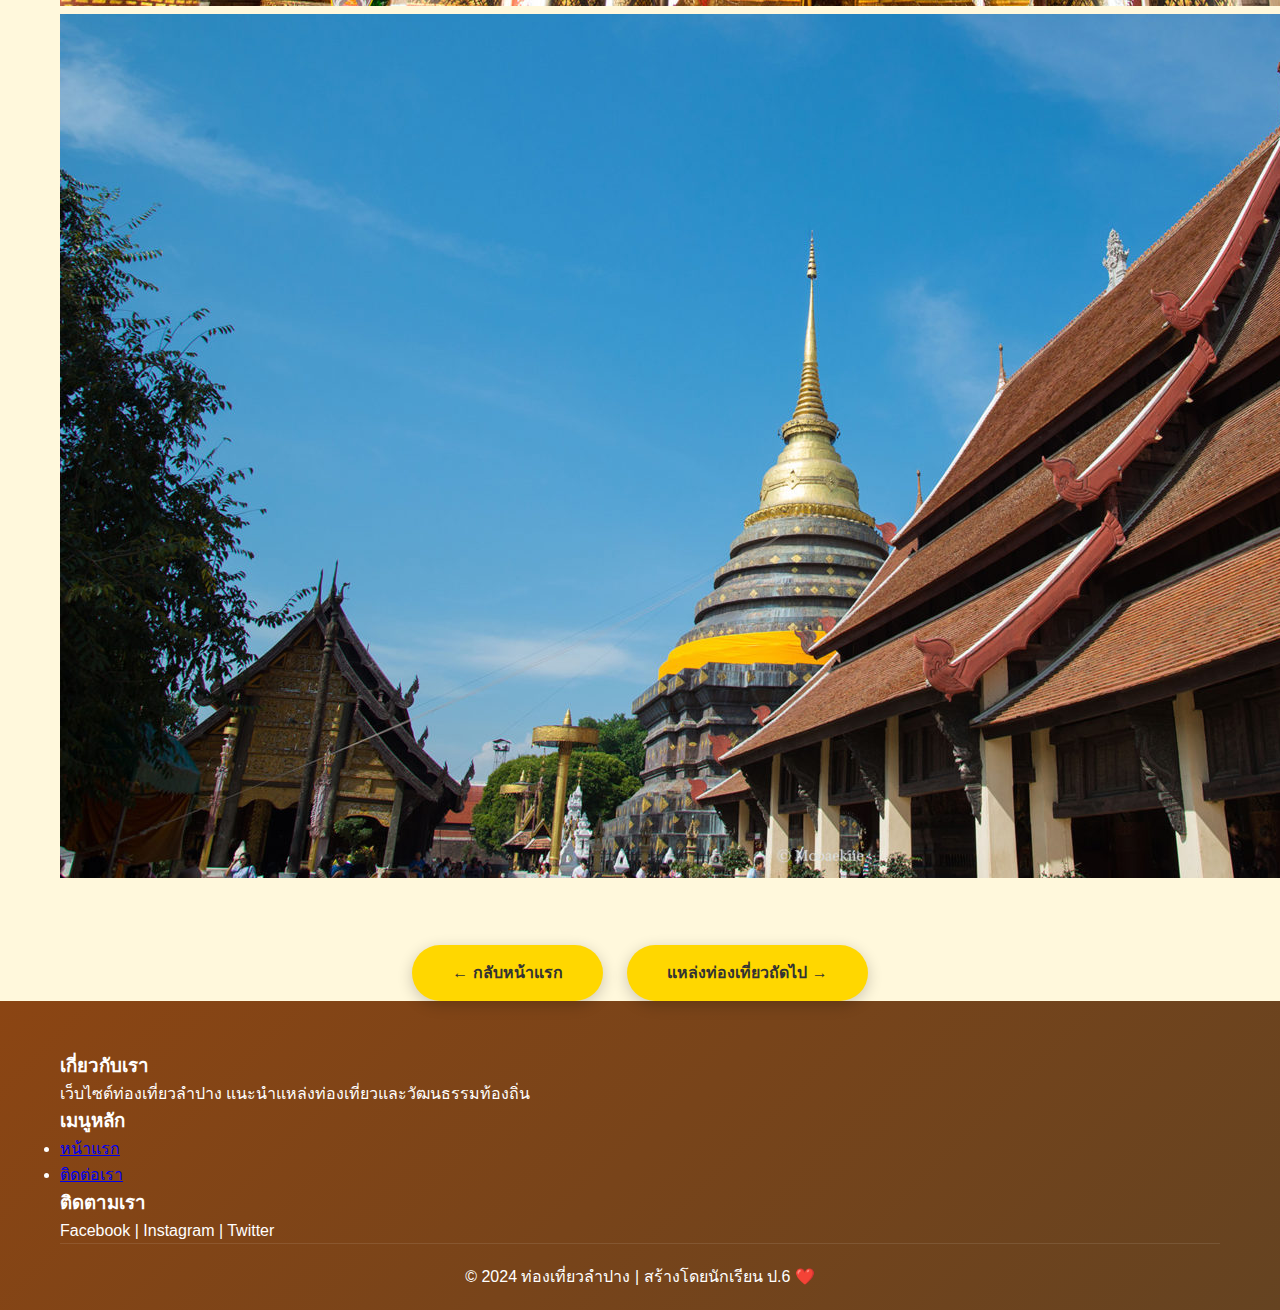
<file: wat-phra-that.html>
<!DOCTYPE html>
<html lang="th">
<head>
  <meta charset="UTF-8">
  <meta name="viewport" content="width=device-width, initial-scale=1.0">
  <title>วัดพระธาตุลำปางหลวง - ท่องเที่ยวลำปาง</title>
  <link rel="stylesheet" href="styles.css">
</head>

<body>
  <!-- Header และ Navigation -->
  <header>
    <div class="container">
      <div class="logo">
        <h1>🐘 ลำปาง เมืองรถม้า</h1>
      </div>
      <nav>
        <ul>
          <li><a href="index.html">หน้าแรก</a></li>
          <li><a href="wat-phra-that.html" class="active">วัดพระธาตุฯ</a></li>
          <li><a href="kad-kong-ta.html">ตลาดกาดก้องต้า</a></li>
          <li><a href="elephant-center.html">ศูนย์อนุรักษ์ช้าง</a></li>
          <li><a href="contact.html">ติดต่อเรา</a></li>
        </ul>
      </nav>
    </div>
  </header>

  <!-- Detail Hero Section -->
  <section class="detail-hero" style="background-image: linear-gradient(rgba(244,164,96,0.8), rgba(210,105,30,0.8)), url('https://images.unsplash.com/photo-1551882547-ff40c63fe5fa?w=1600&h=400&fit=crop');">
    <h2>วัดพระธาตุลำปางหลวง</h2>
  </section>

  <!-- Detail Content -->
  <section class="detail-content">
    <div class="container">

      <div class="content-wrapper">
        <div class="content-text">
          <h2 style="color:#8B4513; margin-bottom:20px;">เกี่ยวกับวัดพระธาตุลำปางหลวง</h2>
          <p>
            วัดพระธาตุลำปางหลวง เป็นวัดที่มีความสำคัญทางประวัติศาสตร์และศิลปะล้านนา
            ตั้งอยู่ที่บ้านพระบาทวัดพระธาตุ ตำบลพระบาท อำเภอเกาะคา จังหวัดลำปาง
            ห่างจากตัวเมืองลำปางประมาณ 18 กิโลเมตร
          </p>
          <p>
            วัดแห่งนี้สร้างขึ้นในสมัยพระเจ้าอรรถศาสตร์แห่งหริภุญชัย
            ประมาณ พ.ศ. 1629–1630 มีอายุมากกว่า 1,300 ปี
            และเป็นวัดเก่าแก่ที่สำคัญที่สุดแห่งหนึ่งของจังหวัดลำปาง
          </p>
        </div>
        <div class="content-image">
          <img src="images/Watphrathatlampangluang2.jpg" alt="วัดพระธาตุลำปางหลวง">
        </div>
      </div>

      <!-- ไฮไลท์ -->
      <div class="info-box">
        <h3>🌟 ไฮไลท์ที่ไม่ควรพลาด</h3>
        <ul>
          <li>พระธาตุเจดีย์ทรงล้านนา สูง 45 เมตร ประดับด้วยทองคำแท้</li>
          <li>วิหารหลวง สถาปัตยกรรมล้านนาโบราณ</li>
          <li>จิตรกรรมฝาผนังภายในวิหารน้ำแต้ม</li>
          <li>วิหารไม้สักทั้งหลัง อายุมากกว่า 500 ปี</li>
          <li>บรรยากาศเงียบสงบ เหมาะแก่การปฏิบัติธรรม</li>
        </ul>
      </div>

      <!-- ข้อมูลผู้เยี่ยมชม -->
      <div class="content-wrapper" style="margin-top:60px;">
        <div class="content-image">
          <img src="images/Watphrathatlampangluang3.jpg" alt="พระธาตุเจดีย์">
        </div>
        <div class="content-text">
          <h3 style="color:#8B4513; margin-bottom:20px;">ข้อมูลสำหรับผู้เยี่ยมชม</h3>
          <p><strong>📍 ที่อยู่:</strong> บ้านพระบาทวัดพระธาตุ ต.พระบาท อ.เกาะคา จ.ลำปาง</p>
          <p><strong>⏰ เวลาเปิด:</strong> ทุกวัน 06:00 – 18:00 น.</p>
          <p><strong>💰 ค่าเข้าชม:</strong> ฟรี (บริจาคตามศรัทธา)</p>
          <p><strong>🚗 การเดินทาง:</strong> จากตัวเมืองลำปางไปทางทิศตะวันตก ประมาณ 18 กม.</p>
          <p><strong>👗 การแต่งกาย:</strong> สุภาพ ไม่สวมเสื้อผ้าเปิดเผย เคารพสถานที่ศักดิ์สิทธิ์</p>
        </div>
      </div>

      <!-- แกลเลอรี่ -->
      <div style="margin-top:60px;">
        <h2 class="section-title">แกลเลอรี่</h2>
        <div class="gallery">
          <img src="images/Watphrathatlampangluang.jpg" alt="วัดพระธาตุ 1">
          <img src="images/Watphrathatlampangluang2.jpg" alt="วัดพระธาตุ 2">
          <img src="images/Watphrathatlampangluang3.jpg" alt="วัดพระธาตุ 3">
        </div>
      </div>

      <!-- ปุ่มนำทาง -->
      <div style="margin-top:60px; text-align:center;">
        <a href="index.html" class="btn" style="margin-right:20px;">← กลับหน้าแรก</a>
        <a href="kad-kong-ta.html" class="btn">แหล่งท่องเที่ยวถัดไป →</a>
      </div>

    </div>
  </section>

  <!-- Footer -->
  <footer>
    <div class="container">
      <div class="footer-content">
        <div class="footer-section">
          <h3>เกี่ยวกับเรา</h3>
          <p>เว็บไซต์ท่องเที่ยวลำปาง แนะนำแหล่งท่องเที่ยวและวัฒนธรรมท้องถิ่น</p>
        </div>
        <div class="footer-section">
          <h3>เมนูหลัก</h3>
          <ul>
            <li><a href="index.html">หน้าแรก</a></li>
            <li><a href="contact.html">ติดต่อเรา</a></li>
          </ul>
        </div>
        <div class="footer-section">
          <h3>ติดตามเรา</h3>
          <p>Facebook | Instagram | Twitter</p>
        </div>
      </div>
      <div class="footer-bottom">
        <p>&copy; 2024 ท่องเที่ยวลำปาง | สร้างโดยนักเรียน ป.6 ❤️</p>
      </div>
    </div>
  </footer>
</body>
</html>
</file>
<file: styles.css>
/* ========== ตั้งค่าพื้นฐาน ========== */
* {
  margin: 0;
  padding: 0;
  box-sizing: border-box;
}

body {
  font-family: 'Segoe UI', Tahoma, Geneva, Verdana, sans-serif;
  line-height: 1.6;
  color: #333;
  background-color: #FFF8DC;
}

.container {
  max-width: 1200px;
  margin: 0 auto;
  padding: 0 20px;
}

/* ========== Header และ Navigation ========== */
header {
  background: linear-gradient(135deg, #F4A460 0%, #D2691E 100%);
  box-shadow: 0 2px 10px rgba(0,0,0,0.1);
  position: sticky;
  top: 0;
  z-index: 1000;
}

header .container {
  display: flex;
  justify-content: space-between;
  align-items: center;
  padding: 15px 20px;
}

.logo h1 {
  color: white;
  font-size: 24px;
  font-weight: bold;
}

nav ul {
  display: flex;
  list-style: none;
  gap: 10px;
}

nav ul li a {
  color: white;
  text-decoration: none;
  padding: 10px 20px;
  border-radius: 5px;
  transition: all 0.3s ease;
  font-weight: 500;
}

nav ul li a:hover,
nav ul li a.active {
  background-color: rgba(255, 255, 255, 0.2);
  transform: translateY(-2px);
}

/* ========== Hero Section ========== */
.hero {
  background: linear-gradient(rgba(244, 164, 96, 0.8), rgba(210, 105, 30, 0.8)),
    url('images/lampang2.jpg') center/cover;
  height: 500px;
  display: flex;
  align-items: center;
  justify-content: center;
  text-align: center;
  color: white;
}

.hero-content h2 {
  font-size: 48px;
  margin-bottom: 20px;
  text-shadow: 2px 2px 4px rgba(0,0,0,0.3);
}

.hero-content p {
  font-size: 24px;
  margin-bottom: 30px;
  text-shadow: 1px 1px 2px rgba(0,0,0,0.3);
}

/* ========== Buttons ========== */
.btn {
  display: inline-block;
  padding: 15px 40px;
  background-color: #FFD700;
  color: #333;
  text-decoration: none;
  border-radius: 50px;
  font-weight: bold;
  transition: all 0.3s ease;
  box-shadow: 0 4px 15px rgba(0,0,0,0.2);
}

.btn:hover {
  background-color: #FFA500;
  transform: translateY(-3px);
}

/* ========== Content Section ========== */
.content-wrapper {
  display: flex;
  align-items: center;
  gap: 50px;
}

.content-text p {
  font-size: 18px;
  margin-bottom: 20px;
  text-align: justify;
  line-height: 1.8;
}

.content-image img {
  width: 100%;
  border-radius: 15px;
  box-shadow: 0 10px 30px rgba(0,0,0,0.2);
  transition: transform 0.3s ease;
}

.content-image img:hover {
  transform: scale(1.05);
}

/* ========== Detail Page ========== */
.detail-hero {
  background: linear-gradient(rgba(244, 164, 96, 0.8), rgba(210, 105, 30, 0.8)),
    url('images/changthai0.jpeg') center/cover;
  height: 300px;
  display: flex;
  align-items: center;
  justify-content: center;
  text-align: center;
  color: white;
}

.detail-hero h2 {
  font-size: 42px;
}

/* ========== Footer ========== */
footer {
  background: linear-gradient(135deg, #8B4513 0%, #654321 100%);
  color: white;
  padding: 50px 0 20px;
}

.footer-bottom {
  text-align: center;
  padding-top: 20px;
  border-top: 1px solid rgba(255,255,255,0.1);
}

/* ========== Responsive ========== */
@media (max-width: 768px) {
  .content-wrapper {
    flex-direction: column;
  }

  .hero-content h2 {
    font-size: 32px;
  }
}
</file>
